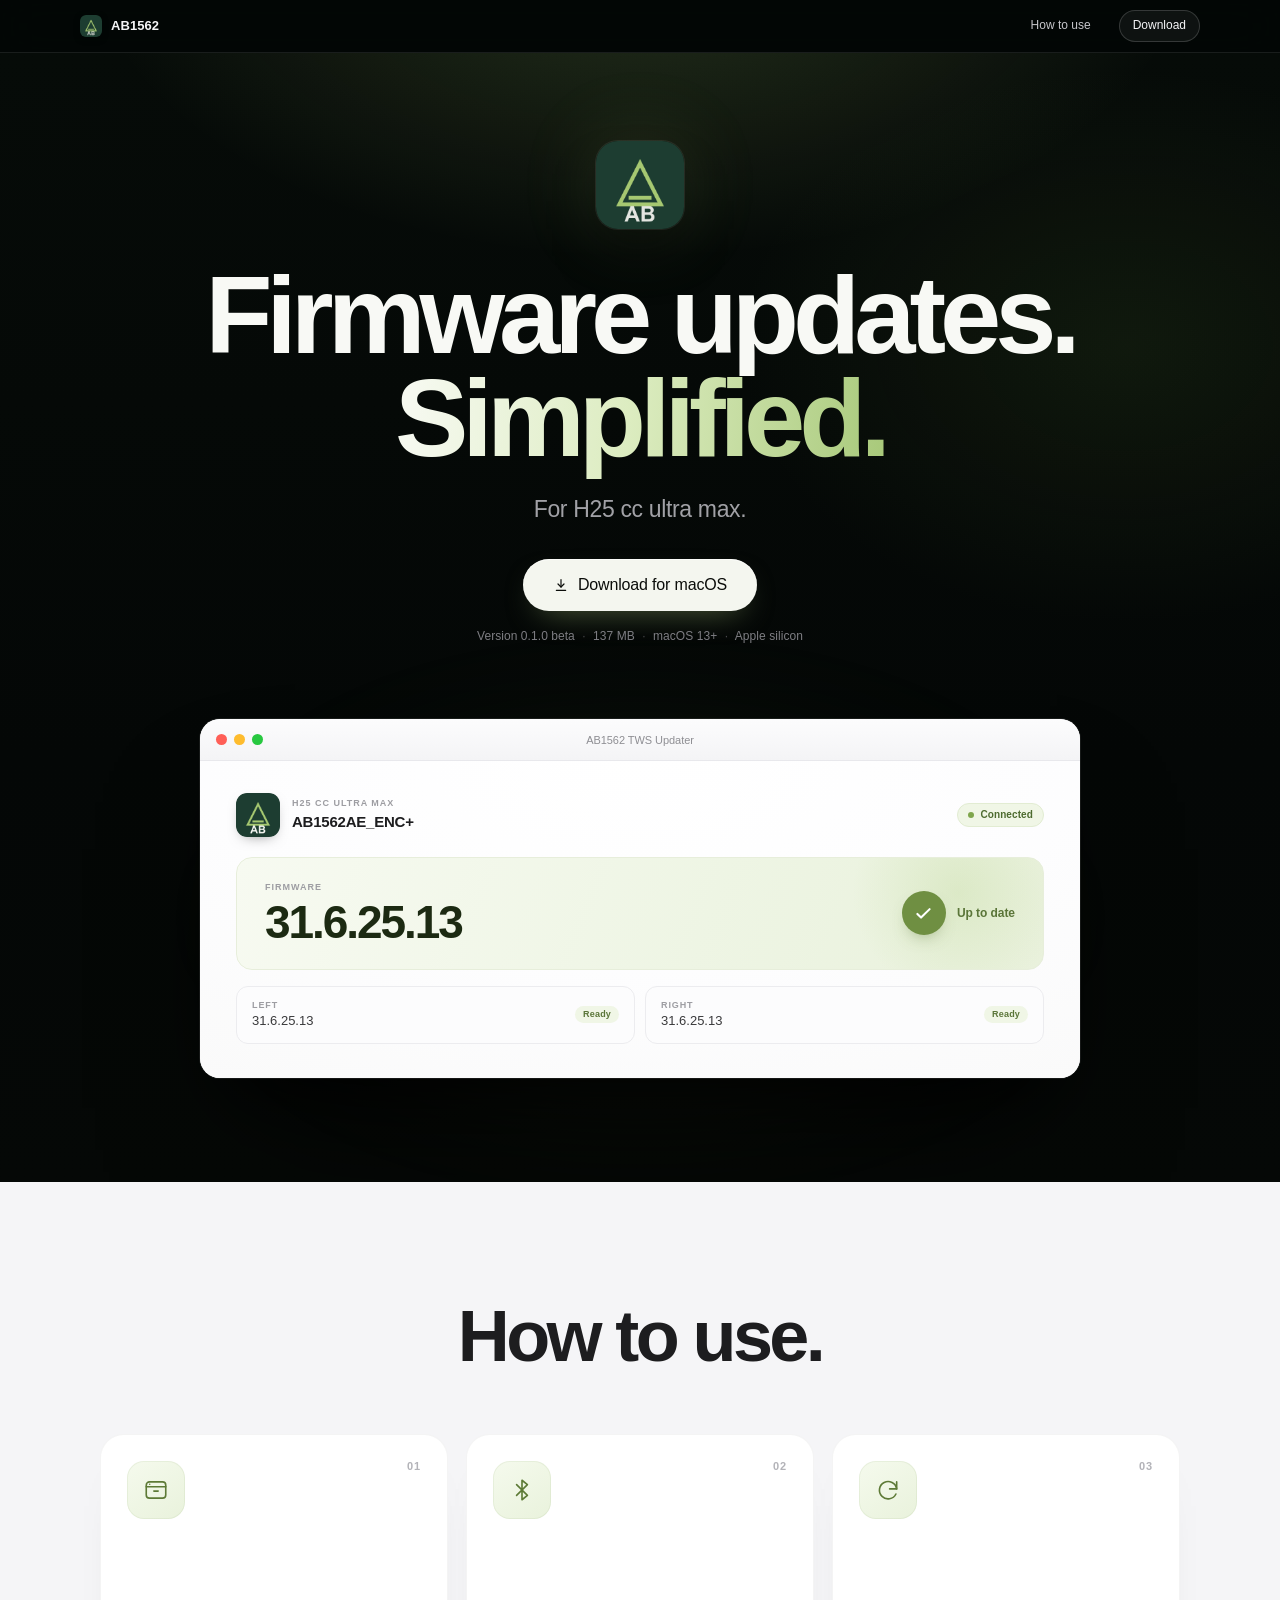
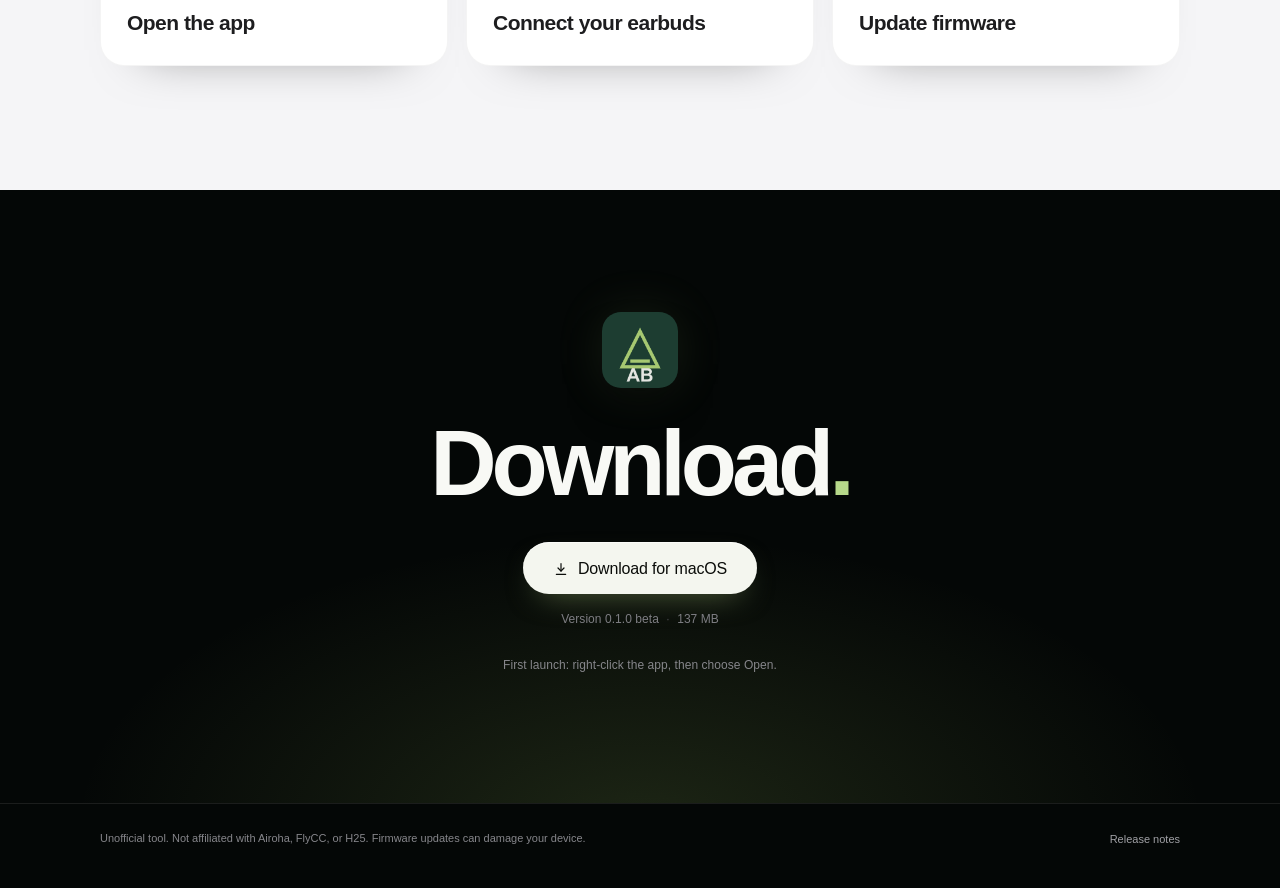
<file: index.html>
<!DOCTYPE html>
<html lang="en">
<head>
<meta charset="utf-8">
<meta name="viewport" content="width=device-width,initial-scale=1">
<title>AB1562 TWS Updater</title>
<meta name="description" content="Firmware updates for H25 cc ultra max. Download AB1562 TWS Updater for macOS.">
<meta name="theme-color" content="#040706">
<meta http-equiv="Content-Security-Policy" content="default-src 'self'; script-src 'none'; style-src 'self'; img-src 'self' data:; base-uri 'none'; form-action 'none'">
<link rel="stylesheet" href="./assets/site.css">
<link rel="icon" href="./assets/favicon.svg" type="image/svg+xml">
<meta property="og:type" content="website">
<meta property="og:title" content="AB1562 TWS Updater">
<meta property="og:description" content="Firmware updates. Simplified. Download for macOS.">
<meta property="og:image" content="https://yangtaengg.github.io/ab1562-updater/assets/app-icon.png">
</head>
<body>
<a class="skip" href="#main">Skip to content</a>

<header class="nav">
  <div class="nav-inner">
    <a class="brand" href="./" aria-label="AB1562 TWS Updater home">
      <img src="./assets/app-icon.png" alt="" width="22" height="22">
      <span>AB1562</span>
    </a>
    <nav class="nav-links" aria-label="Primary">
      <a href="#how">How to use</a>
      <a class="nav-download" href="https://github.com/yangtaengg/ab1562-updater/releases/download/v0.1.0-electron.2/AB1562-TWS-Updater-0.1.0-arm64.dmg">Download</a>
    </nav>
  </div>
</header>

<main id="main">
  <section class="hero">
    <div class="hero-inner">
      <img class="app-icon" src="./assets/app-icon.png" alt="AB1562 TWS Updater app icon" width="88" height="88">
      <h1>Firmware updates.<br> <span>Simplified.</span></h1>
      <p class="lede">For H25 cc ultra max.</p>
      <a class="btn" href="https://github.com/yangtaengg/ab1562-updater/releases/download/v0.1.0-electron.2/AB1562-TWS-Updater-0.1.0-arm64.dmg">
        <svg viewBox="0 0 24 24" aria-hidden="true" fill="none" stroke="currentColor" stroke-width="1.8" stroke-linecap="round" stroke-linejoin="round"><path d="M12 4v11"/><path d="m7.5 10.5 4.5 4.5 4.5-4.5"/><path d="M5 20h14"/></svg>
        Download for macOS
      </a>
      <p class="meta"><span class="meta-line">Version 0.1.0 beta <span class="sep">·</span> 137 MB</span><span class="meta-line"> <span class="sep">·</span> <span class="nw">macOS 13+</span> <span class="sep">·</span> <span class="nw">Apple silicon</span></span></p>
    </div>

    <div class="stage">
      <div class="stage-halo" aria-hidden="true"></div>
      <div class="window" role="img" aria-label="AB1562 TWS Updater window showing H25 cc ultra max connected with firmware 31.6.25.13 up to date">
        <div class="window-bar">
          <div class="lights" aria-hidden="true"><i></i><i></i><i></i></div>
          <p>AB1562 TWS Updater</p>
        </div>
        <div class="window-body">
          <div class="app-head">
            <img class="app-mini" src="./assets/app-icon.png" alt="" width="44" height="44">
            <div class="app-id">
              <p class="micro">H25 cc ultra max</p>
              <p class="app-name">AB1562AE_ENC+</p>
            </div>
            <span class="status"><i></i>Connected</span>
          </div>

          <div class="fw-card">
            <div>
              <p class="micro">Firmware</p>
              <p class="fw-version">31.6.25.13</p>
            </div>
            <div class="fw-state">
              <span class="check-ring">
                <svg viewBox="0 0 24 24" aria-hidden="true" fill="none" stroke="currentColor" stroke-width="2.4" stroke-linecap="round" stroke-linejoin="round"><path d="m5 12.5 4.2 4.2L19 7"/></svg>
              </span>
              <span>Up to date</span>
            </div>
          </div>

          <div class="buds">
            <div class="bud">
              <div><span>Left</span><strong>31.6.25.13</strong></div>
              <em>Ready</em>
            </div>
            <div class="bud">
              <div><span>Right</span><strong>31.6.25.13</strong></div>
              <em>Ready</em>
            </div>
          </div>
        </div>
      </div>
    </div>
  </section>

  <section class="how" id="how">
    <div class="how-inner">
      <h2>How to use.</h2>
      <ol class="steps">
        <li class="step">
          <div class="step-top">
            <span class="step-icon">
              <svg viewBox="0 0 24 24" aria-hidden="true" fill="none" stroke="currentColor" stroke-width="1.5" stroke-linecap="round" stroke-linejoin="round"><rect x="3" y="4.5" width="18" height="15" rx="3"/><path d="M3 9h18"/><circle cx="6.2" cy="6.75" r=".7" fill="currentColor" stroke="none"/><path d="M10 13h4"/></svg>
            </span>
            <span class="step-num">01</span>
          </div>
          <h3>Open the app</h3>
        </li>
        <li class="step">
          <div class="step-top">
            <span class="step-icon">
              <svg viewBox="0 0 24 24" aria-hidden="true" fill="none" stroke="currentColor" stroke-width="1.5" stroke-linecap="round" stroke-linejoin="round"><path d="m7 7 10 10-5 4V3l5 4L7 17"/></svg>
            </span>
            <span class="step-num">02</span>
          </div>
          <h3>Connect your earbuds</h3>
        </li>
        <li class="step">
          <div class="step-top">
            <span class="step-icon">
              <svg viewBox="0 0 24 24" aria-hidden="true" fill="none" stroke="currentColor" stroke-width="1.5" stroke-linecap="round" stroke-linejoin="round"><path d="M20 11a8 8 0 1 0-.7 4.7"/><path d="M20 4.5V11h-6.5"/></svg>
            </span>
            <span class="step-num">03</span>
          </div>
          <h3>Update firmware</h3>
        </li>
      </ol>
    </div>
  </section>

  <section class="get">
    <div class="get-inner">
      <img class="get-icon" src="./assets/app-icon.png" alt="" width="76" height="76">
      <h2>Download<span>.</span></h2>
      <a class="btn" href="https://github.com/yangtaengg/ab1562-updater/releases/download/v0.1.0-electron.2/AB1562-TWS-Updater-0.1.0-arm64.dmg">
        <svg viewBox="0 0 24 24" aria-hidden="true" fill="none" stroke="currentColor" stroke-width="1.8" stroke-linecap="round" stroke-linejoin="round"><path d="M12 4v11"/><path d="m7.5 10.5 4.5 4.5 4.5-4.5"/><path d="M5 20h14"/></svg>
        Download for macOS
      </a>
      <p class="meta">Version 0.1.0 beta <span class="sep">·</span> 137 MB</p>
      <p class="note">First launch: right-click the app, then choose Open.</p>
    </div>
  </section>
</main>

<footer class="footer">
  <div class="footer-inner">
    <p>Unofficial tool. Not affiliated with Airoha, FlyCC, or H25. Firmware updates can damage your device.</p>
    <a href="https://github.com/yangtaengg/ab1562-updater/releases/tag/v0.1.0-electron.2">Release notes</a>
  </div>
</footer>
</body>
</html>
</file>
<file: assets/site.css>
:root{
  --ink:#f5f5f7;
  --ink-muted:#a1a1a6;
  --ink-faint:#7e7e83;
  --dark:#040706;
  --lime:#b7d98a;
  --lime-deep:#5d7a36;
  --paper:#f5f5f7;
  --text:#1d1d1f;
  --line-dark:rgba(255,255,255,.09);
  --line-light:rgba(0,0,0,.045);
  --grain:url("data:image/svg+xml,%3Csvg xmlns='http://www.w3.org/2000/svg' width='180' height='180'%3E%3Cfilter id='n'%3E%3CfeTurbulence type='fractalNoise' baseFrequency='.8' numOctaves='3' stitchTiles='stitch'/%3E%3C/filter%3E%3Crect width='100%25' height='100%25' filter='url(%23n)' opacity='.55'/%3E%3C/svg%3E");
  font-family:-apple-system,BlinkMacSystemFont,"SF Pro Display","SF Pro Text","Helvetica Neue","Segoe UI",Roboto,Arial,sans-serif;
  font-synthesis:none;
}
*{box-sizing:border-box}
html{scroll-behavior:smooth;-webkit-text-size-adjust:100%}
body{margin:0;background:var(--dark);color:var(--ink);line-height:1.47;-webkit-font-smoothing:antialiased;-moz-osx-font-smoothing:grayscale;text-rendering:optimizeLegibility}
img{display:block;max-width:100%}
a{color:inherit;-webkit-tap-highlight-color:transparent}
h1,h2,h3,p{margin:0}
::selection{background:rgba(183,217,138,.32);color:#fff}
:focus-visible{outline:2px solid var(--lime);outline-offset:3px}
.how :focus-visible{outline-color:var(--lime-deep)}

.skip{position:absolute;left:16px;top:-72px;z-index:100;background:#f5f5f7;color:#1d1d1f;padding:10px 16px;border-radius:999px;font-size:13px;font-weight:500;text-decoration:none;transition:top .2s ease}
.skip:focus{top:12px}

/* Nav */
.nav{position:sticky;top:0;z-index:50;background:rgba(4,7,6,.72);-webkit-backdrop-filter:saturate(180%) blur(22px);backdrop-filter:saturate(180%) blur(22px);border-bottom:1px solid var(--line-dark)}
.nav-inner{width:min(1120px,calc(100% - 48px));min-height:52px;margin:0 auto;display:flex;align-items:center;justify-content:space-between;gap:24px}
.brand{display:inline-flex;align-items:center;gap:9px;text-decoration:none;font-size:13px;font-weight:600;letter-spacing:.005em;color:#f5f5f7}
.brand img{width:22px;height:22px;border-radius:6px;box-shadow:0 2px 8px -3px rgba(0,0,0,.8)}
.nav-links{display:flex;align-items:center;gap:28px}
.nav-links a{font-size:12px;color:#c7c7cc;text-decoration:none;transition:color .2s ease}
.nav-links a:hover{color:#fff}
.nav-download{padding:6px 13px;border:1px solid rgba(255,255,255,.16);border-radius:999px;background:rgba(255,255,255,.05);color:#f5f5f7!important;transition:background .2s ease,border-color .2s ease}
.nav-download:hover{background:rgba(255,255,255,.12);border-color:rgba(255,255,255,.26)}

/* Hero */
.hero{position:relative;overflow:hidden;padding:88px 24px 0;text-align:center;background:
  radial-gradient(68% 44% at 50% -10%,rgba(166,200,113,.20) 0%,rgba(166,200,113,0) 64%),
  radial-gradient(42% 34% at 88% 26%,rgba(73,104,44,.16) 0%,transparent 72%),
  linear-gradient(180deg,#060b08 0%,#040706 62%,#050806 100%)}
.hero::before{content:"";position:absolute;inset:0;background-image:var(--grain);background-size:180px 180px;opacity:.04;pointer-events:none;mix-blend-mode:soft-light}
.hero-inner{position:relative;z-index:1;max-width:1080px;margin:0 auto;display:flex;flex-direction:column;align-items:center}
.hero-inner > *{animation:rise .9s cubic-bezier(.2,.7,.2,1) backwards}
.app-icon{width:88px;height:88px;border-radius:22px;margin-bottom:34px;box-shadow:0 0 0 1px rgba(255,255,255,.08),0 30px 60px -22px rgba(0,0,0,.9),0 0 80px rgba(166,200,113,.16);animation-delay:.04s}
h1{font-size:clamp(52px,8.6vw,118px);line-height:.94;letter-spacing:-.055em;font-weight:600;color:#f8f9f5;animation-delay:.1s}
h1 span{color:#cfe3a8}
@supports ((-webkit-background-clip:text) or (background-clip:text)){
  h1 span{background:linear-gradient(96deg,#f6f9f0 4%,#dcecc0 48%,#a8c97a 100%);-webkit-background-clip:text;background-clip:text;-webkit-text-fill-color:transparent;color:transparent}
}
.lede{font-size:clamp(18px,2.1vw,23px);line-height:1.35;letter-spacing:-.015em;color:var(--ink-muted);margin-top:24px;animation-delay:.16s}
.btn{display:inline-flex;align-items:center;justify-content:center;gap:9px;min-height:52px;padding:0 30px;margin-top:34px;border-radius:999px;background:#f4f6ef;color:#0b0d0a;font-size:16px;font-weight:500;letter-spacing:-.01em;text-decoration:none;box-shadow:0 1px 0 rgba(255,255,255,.65) inset,0 12px 32px -16px rgba(198,232,143,.55);transition:transform .3s cubic-bezier(.2,.7,.2,1),background .2s ease,box-shadow .3s ease;animation-delay:.22s}
.btn svg{width:16px;height:16px;flex:0 0 auto;margin-top:1px}
.btn:hover{background:#fff;transform:translateY(-2px);box-shadow:0 1px 0 #fff inset,0 18px 42px -16px rgba(198,232,143,.65)}
.btn:active{transform:translateY(0) scale(.99)}
.meta{font-size:12px;line-height:1.5;letter-spacing:.005em;color:var(--ink-faint);margin-top:16px;animation-delay:.28s}
.meta .sep{margin:0 4px;color:#48484c}
.meta .nw{white-space:nowrap}
.meta-line{display:inline}

/* App window */
.stage{position:relative;z-index:1;max-width:1040px;margin:74px auto 0;padding:0 0 104px;animation:rise 1.05s .18s cubic-bezier(.2,.7,.2,1) backwards}
.stage-halo{position:absolute;left:50%;top:5%;width:74%;height:76%;transform:translateX(-50%);border-radius:50%;background:radial-gradient(ellipse at center,rgba(158,196,98,.30) 0%,rgba(158,196,98,.10) 46%,transparent 72%);filter:blur(70px);pointer-events:none}
.window{position:relative;z-index:2;width:min(880px,100%);margin:0 auto;overflow:hidden;border-radius:20px;background:#fff;color:#1d1d1f;text-align:left;box-shadow:0 0 0 1px rgba(255,255,255,.08),0 80px 140px -50px rgba(0,0,0,.9),0 30px 60px -30px rgba(0,0,0,.75);animation:drift 9s 1.3s ease-in-out infinite;will-change:transform}
.window-bar{position:relative;height:42px;display:flex;align-items:center;padding:0 16px;background:linear-gradient(#fcfcfd,#f4f4f6);border-bottom:1px solid #e8e8ec}
.lights{display:flex;gap:7px}
.lights i{width:11px;height:11px;border-radius:50%;background:#dedee3}
.lights i:nth-child(1){background:#ff5f57}
.lights i:nth-child(2){background:#febc2e}
.lights i:nth-child(3){background:#28c840}
.window-bar p{position:absolute;left:50%;top:50%;transform:translate(-50%,-50%);font-size:11px;font-weight:500;letter-spacing:-.005em;color:#8e8e93;white-space:nowrap}
.window-body{padding:32px 36px 34px;background:radial-gradient(90% 120% at 50% 0%,#fff 0%,#fdfdfe 55%,#fafafa 100%)}
.app-head{display:flex;align-items:center;gap:12px;margin-bottom:20px}
.app-mini{width:44px;height:44px;border-radius:11px;box-shadow:0 5px 14px -7px rgba(0,0,0,.5)}
.app-id{min-width:0}
.micro{margin:0;font-size:9px;line-height:1.3;font-weight:600;letter-spacing:.11em;text-transform:uppercase;color:#9d9da2}
.app-name{margin:2px 0 0;font-size:15px;line-height:1.3;font-weight:600;letter-spacing:-.015em;color:#1d1d1f;white-space:nowrap;overflow:hidden;text-overflow:ellipsis}
.status{display:inline-flex;align-items:center;gap:6px;margin-left:auto;padding:6px 10px;border:1px solid #e2ecd2;border-radius:999px;background:#f0f6e6;font-size:10px;line-height:1;font-weight:600;letter-spacing:.01em;color:#4d6b2f;white-space:nowrap}
.status i{width:6px;height:6px;border-radius:50%;background:#7fa64c}
.fw-card{position:relative;display:flex;align-items:center;justify-content:space-between;gap:24px;overflow:hidden;margin-bottom:16px;padding:24px 28px;border:1px solid #e7eedb;border-radius:16px;background:linear-gradient(112deg,#f7faf1 0%,#eef5e4 58%,#e9f1dc 100%)}
.fw-card::after{content:"";position:absolute;right:-30px;top:-80px;width:230px;height:230px;border-radius:50%;background:radial-gradient(circle,rgba(166,200,113,.22),transparent 65%);pointer-events:none}
.fw-card > div{position:relative;z-index:1}
.fw-version{margin:5px 0 0;font-size:clamp(32px,4.6vw,46px);line-height:1;letter-spacing:-.045em;font-weight:600;color:#1c2a12;font-variant-numeric:tabular-nums}
.fw-state{display:flex;align-items:center;gap:11px;flex:0 0 auto}
.fw-state > span:last-child{font-size:12px;font-weight:600;letter-spacing:-.005em;color:#5a7538;white-space:nowrap}
.check-ring{width:44px;height:44px;border-radius:50%;display:grid;place-items:center;background:#6f8f42;color:#fff;box-shadow:0 8px 18px -10px rgba(74,104,35,.7)}
.check-ring svg{width:21px;height:21px}
.buds{display:grid;grid-template-columns:1fr 1fr;gap:10px}
.bud{display:flex;align-items:center;justify-content:space-between;gap:12px;padding:13px 15px;border:1px solid #ececef;border-radius:12px;background:#fcfcfd}
.bud div{display:flex;flex-direction:column;gap:2px;min-width:0}
.bud span{font-size:9px;line-height:1.3;font-weight:600;letter-spacing:.1em;text-transform:uppercase;color:#9d9da2}
.bud strong{font-size:13px;line-height:1.3;font-weight:500;letter-spacing:0;color:#3a3a3c;font-variant-numeric:tabular-nums}
.bud em{flex:0 0 auto;padding:4px 8px;border-radius:999px;background:#f0f6e6;font-style:normal;font-size:9px;line-height:1;font-weight:600;letter-spacing:.02em;color:#5a7538}

/* How to use */
.how{background:var(--paper);color:var(--text);padding:118px 24px 124px}
#how{scroll-margin-top:68px}
.how-inner{width:min(1080px,100%);margin:0 auto}
.how h2{font-size:clamp(42px,6vw,72px);line-height:1;letter-spacing:-.05em;font-weight:600;text-align:center;color:#1d1d1f}
.steps{list-style:none;margin:62px 0 0;padding:0;display:grid;grid-template-columns:repeat(3,1fr);gap:18px}
.step{display:flex;flex-direction:column;min-height:232px;padding:26px 26px 30px;border:1px solid var(--line-light);border-radius:24px;background:#fff;box-shadow:0 28px 50px -44px rgba(0,0,0,.5);transition:transform .45s cubic-bezier(.2,.7,.2,1),box-shadow .45s ease}
.step:hover{transform:translateY(-4px);box-shadow:0 38px 64px -40px rgba(0,0,0,.42)}
.step-top{display:flex;align-items:flex-start;justify-content:space-between}
.step-icon{width:58px;height:58px;border-radius:17px;display:grid;place-items:center;background:linear-gradient(145deg,#f5faed,#e9f2dc);color:#5d7a36;box-shadow:inset 0 0 0 1px rgba(93,122,54,.08)}
.step-icon svg{width:26px;height:26px}
.step-num{font-size:11px;line-height:1;font-weight:600;letter-spacing:.08em;color:#b3b3b8;font-variant-numeric:tabular-nums}
.step h3{margin:auto 0 0;padding-top:36px;font-size:21px;line-height:1.22;letter-spacing:-.025em;font-weight:600;color:#1d1d1f}

/* Download */
.get{position:relative;overflow:hidden;padding:122px 24px 128px;text-align:center;background:radial-gradient(65% 70% at 50% 104%,rgba(158,196,98,.16) 0%,transparent 68%),var(--dark)}
.get::before{content:"";position:absolute;inset:0;background-image:var(--grain);background-size:180px 180px;opacity:.04;pointer-events:none;mix-blend-mode:soft-light}
.get-inner{position:relative;z-index:1;max-width:720px;margin:0 auto;display:flex;flex-direction:column;align-items:center}
.get-icon{width:76px;height:76px;border-radius:19px;margin-bottom:30px;box-shadow:0 24px 50px -20px rgba(0,0,0,.85),0 0 50px rgba(166,200,113,.12)}
.get h2{font-size:clamp(54px,7.4vw,92px);line-height:.98;letter-spacing:-.055em;font-weight:600;color:#f8f9f5}
.get h2 span{color:var(--lime)}
.get .meta{margin-top:16px}
.note{max-width:400px;margin-top:28px;font-size:12px;line-height:1.55;letter-spacing:.005em;color:#86868b}

/* Footer */
.footer{background:var(--dark);border-top:1px solid var(--line-dark);padding:26px 24px 40px}
.footer-inner{width:min(1080px,100%);margin:0 auto;display:flex;align-items:center;justify-content:space-between;gap:24px}
.footer p{max-width:760px;font-size:11px;line-height:1.6;color:#86868b}
.footer a{font-size:11px;color:#a1a1a6;text-decoration:none;white-space:nowrap;transition:color .2s ease}
.footer a:hover{color:#fff;text-decoration:underline}

@keyframes rise{from{opacity:0;transform:translateY(24px)}to{opacity:1;transform:translateY(0)}}
@keyframes drift{0%,100%{transform:translateY(0)}50%{transform:translateY(-7px)}}

@media (max-width:900px){
  .hero{padding-top:72px}
  .stage{margin-top:60px;padding-bottom:80px}
  .how{padding:96px 22px 100px}
  .step{min-height:210px;padding:23px 23px 26px}
  .step h3{font-size:19px}
  .get{padding:104px 22px 108px}
}

@media (max-width:760px){
  .steps{grid-template-columns:1fr;gap:10px;margin-top:38px}
  .step{display:grid;grid-template-columns:auto 1fr auto;align-items:center;gap:14px;min-height:0;padding:14px 16px;border-radius:18px}
  .step-top{display:contents}
  .step-icon{grid-area:1/1;width:48px;height:48px;border-radius:14px}
  .step-icon svg{width:23px;height:23px}
  .step h3{grid-area:1/2;margin:0;padding:0;font-size:18px}
  .step-num{grid-area:1/3}
}

@media (max-width:734px){
  .nav-inner{width:calc(100% - 32px);min-height:50px}
  .nav-links{gap:16px}
  .nav-links a{font-size:11px}
  .nav-download{padding:6px 11px}
  .hero{padding:58px 20px 0}
  .app-icon{width:72px;height:72px;border-radius:18px;margin-bottom:28px}
  h1{font-size:clamp(36px,11.6vw,64px);line-height:.96}
  .lede{font-size:17px;margin-top:18px}
  .btn{min-height:50px;padding:0 24px;margin-top:28px;font-size:15px}
  .meta{font-size:11px;margin-top:14px}
  .meta span{margin:0 5px}
  .stage{margin-top:48px;padding-bottom:56px}
  .stage-halo{filter:blur(48px)}
  .window{border-radius:16px}
  .window-bar{height:36px;padding:0 12px}
  .window-bar p{font-size:10px}
  .lights{gap:6px}
  .lights i{width:9px;height:9px}
  .window-body{padding:22px 20px 24px}
  .app-head{gap:10px;margin-bottom:16px}
  .app-mini{width:38px;height:38px;border-radius:10px}
  .app-name{font-size:14px}
  .status{font-size:10px;padding:5px 8px;gap:5px}
  .fw-card{padding:18px 18px 19px;border-radius:14px;gap:12px;margin-bottom:12px}
  .fw-version{font-size:clamp(26px,7.6vw,34px)}
  .fw-state{gap:0}
  .fw-state > span:last-child{display:none}
  .check-ring{width:38px;height:38px}
  .check-ring svg{width:18px;height:18px}
  .buds{gap:8px}
  .bud{padding:11px 12px;border-radius:10px;gap:8px}
  .bud em{display:none}
  .bud strong{font-size:12px}
  .how{padding:76px 20px 82px}
  .steps{margin-top:34px}
  .get{padding:88px 20px 94px}
  .get-icon{width:64px;height:64px;border-radius:16px;margin-bottom:24px}
  .get h2{font-size:clamp(48px,14vw,54px)}
  .note{margin-top:24px}
  .footer{padding:24px 20px 36px}
  .footer-inner{flex-direction:column;align-items:flex-start;gap:12px}
  .hero .btn,.get .btn{width:100%;max-width:340px}
}

@media (max-width:400px){
  .meta-line{display:block}
  .meta-line + .meta-line > .sep:first-child{display:none}
}

@media (max-width:380px){
  .nav-links{gap:12px}
  .brand span{font-size:12px}
  .app-id{flex:1}
  .app-id .micro{display:none}
  .app-name{font-size:12px}
  .status{padding:4px 7px;font-size:9px}
  .meta .sep{margin:0 2px}
}

@media (hover:none){
  .step:hover{transform:none;box-shadow:0 28px 50px -44px rgba(0,0,0,.5)}
}

@media (prefers-reduced-motion:reduce){
  html{scroll-behavior:auto}
  *,*::before,*::after{animation-duration:.001ms!important;animation-iteration-count:1!important;transition-duration:.001ms!important}
}
</file>
